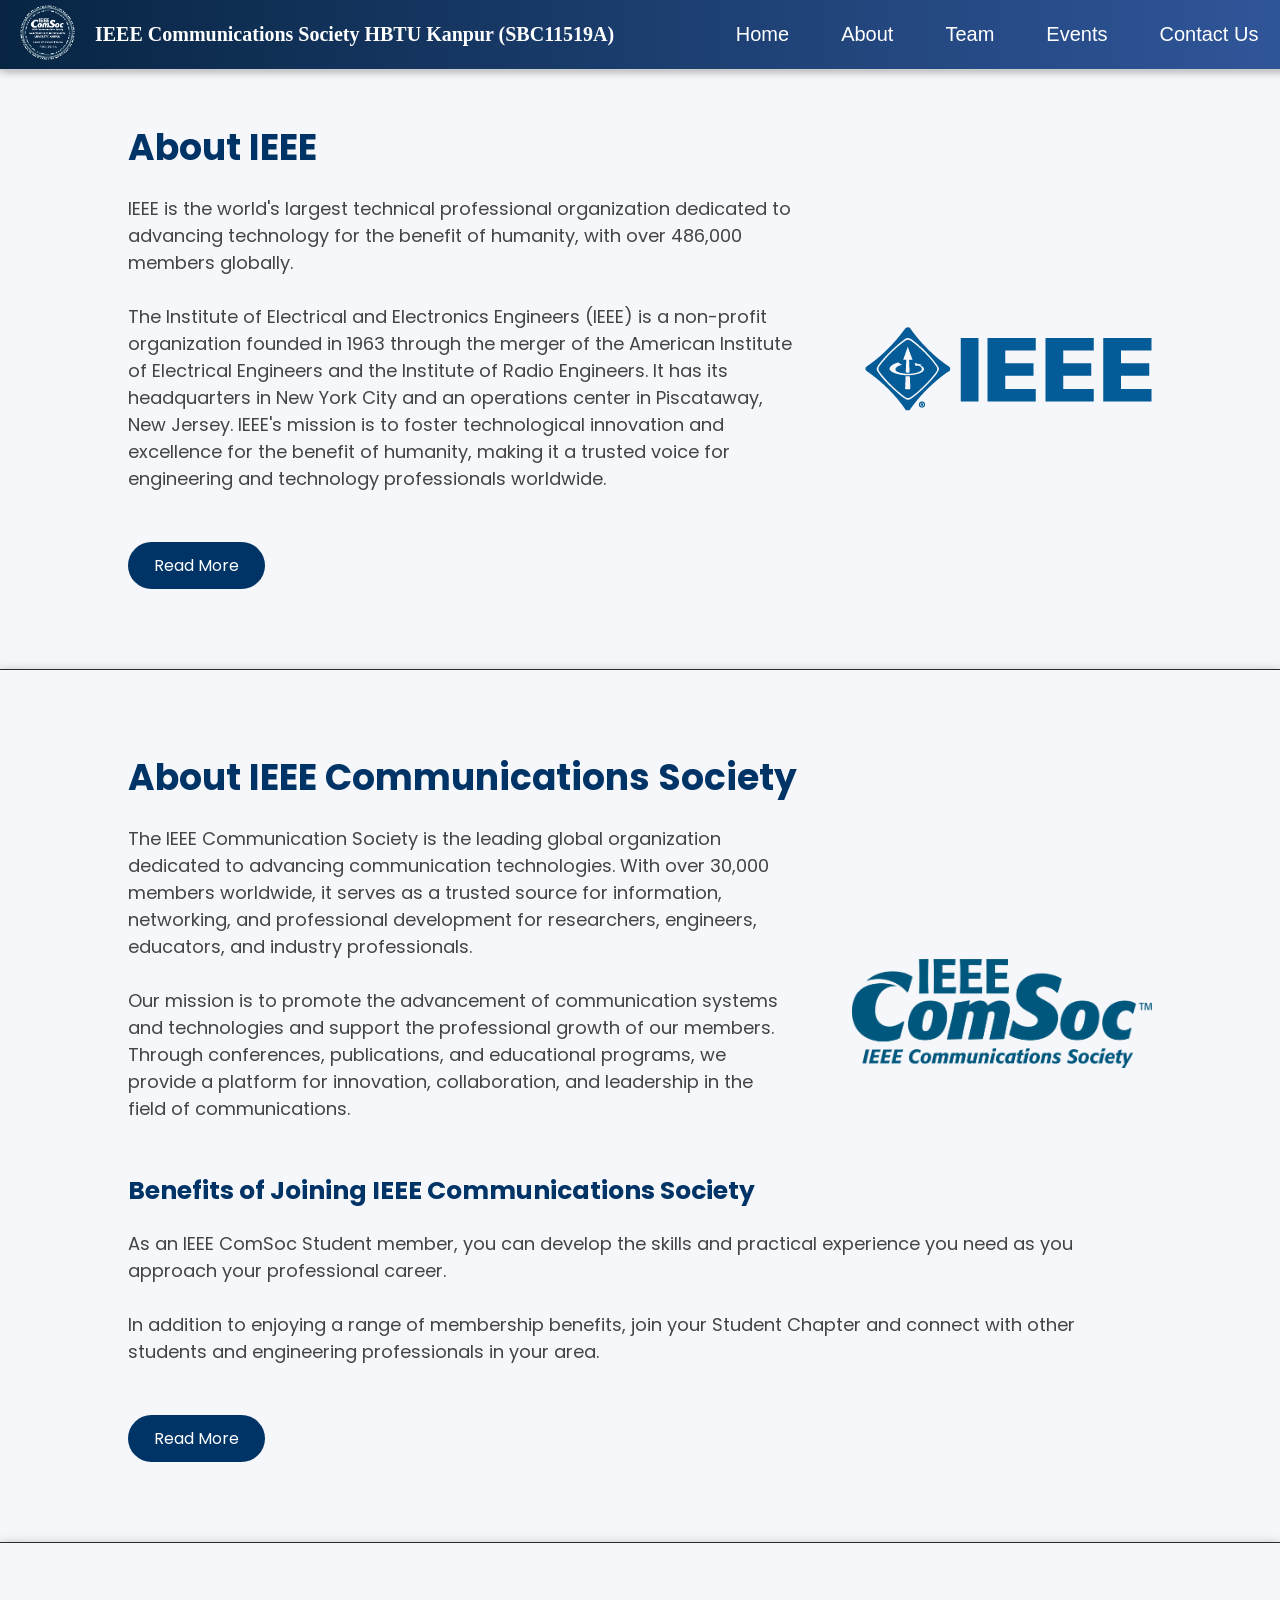
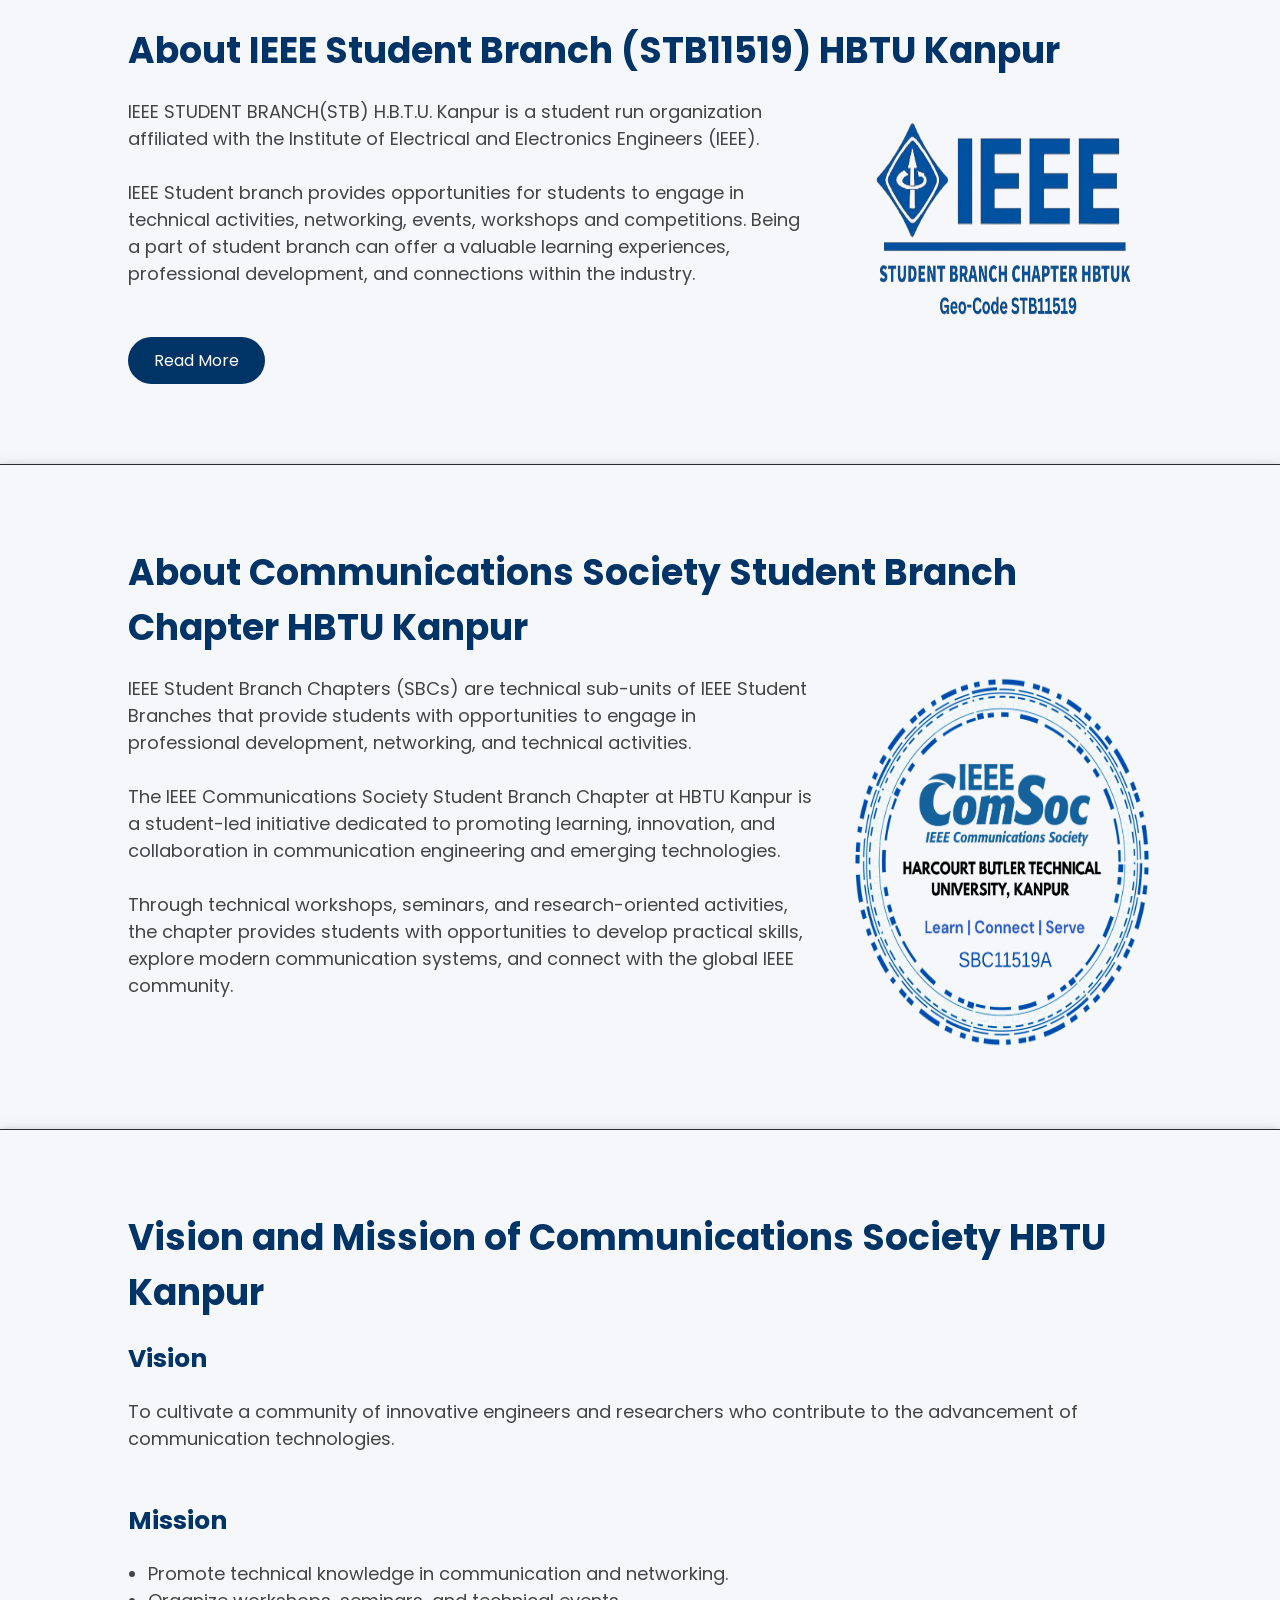
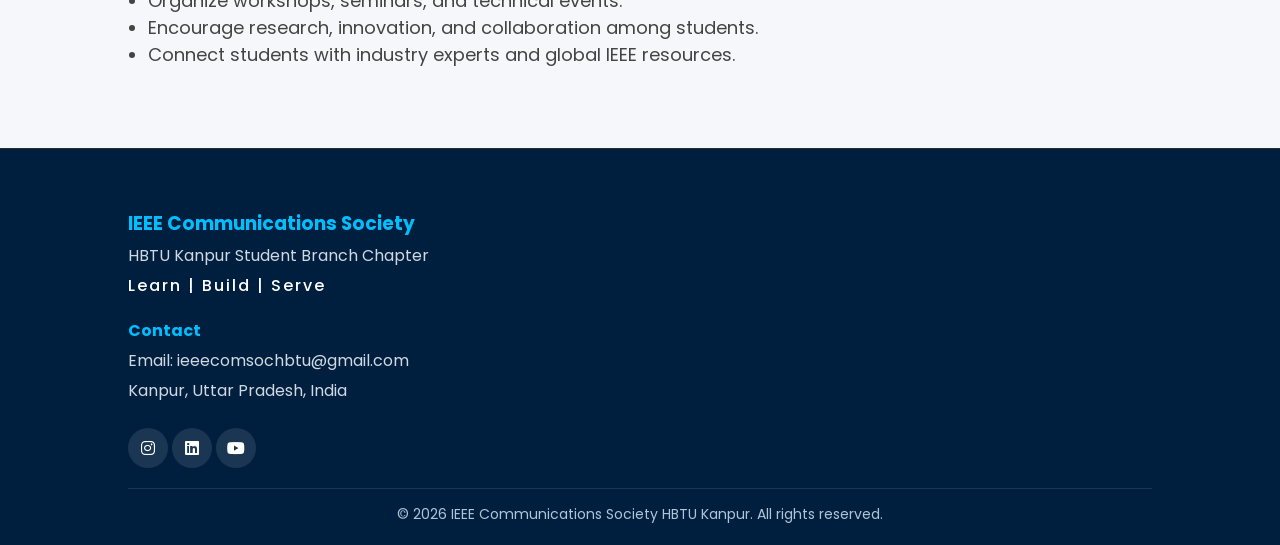
<file: about.html>
<!DOCTYPE html>
<html lang="en">
<head>
    <meta charset="UTF-8">
    <meta name="viewport" content="width=device-width, initial-scale=1.0">
    <title>IEEE ComSoc HBTU</title>
    <link rel="stylesheet" href="style.css">
    <link href="https://fonts.googleapis.com/css2?family=Poppins:wght@300;400;500;600;700&display=swap" rel="stylesheet">
    <link rel="stylesheet" href="https://cdnjs.cloudflare.com/ajax/libs/font-awesome/6.5.0/css/all.min.css">
    <link rel="stylesheet" href="about.css">
</head>
<body>
    <div class="navbar">
        <div class="left">
                <a href="index.html"><img class="logo" src="Copy of IEEE ComSoc Logo white.png" alt=""></a>
                <div class="namedesk">
                    IEEE Communications Society HBTU Kanpur (SBC11519A)
                </div>
                <div class="namemob">
                    IEEE ComSoc HBTU Kanpur
                </div>
        </div>
        <div class="nav-links">
            <Button class="navbtn" onclick="window.location.href='index.html'">
                Home
            </Button>
            <Button class="navbtn" onclick="window.location.href='about.html'">
                About
            </Button>
            <Button class="navbtn" onclick="window.location.href='team.html'">
                Team
            </Button>
            <Button class="navbtn" onclick="window.location.href='events.html'">
                Events
            </Button>
            <Button class="navbtn" id="journals" onclick="window.location.href='journals.html'">
                Journals
            </Button>
            <Button class="navbtn" id="gallery" onclick="window.location.href='gallery.html'">
                Gallery
            </Button>
            <Button class="navbtn" onclick="window.location.href='contactus.html'">
                Contact Us
            </Button>
        </div>
        <div class="hamburger" id="hamburger">
    ☰
  </div>
    </div>
    <section class="ieee-head">
        <h2>About IEEE</h2>
        <div class="abt">
            <p>IEEE is the world's largest technical professional organization dedicated to advancing technology for the benefit of humanity, with over 486,000 members globally. <br><br>
The Institute of Electrical and Electronics Engineers (IEEE) is a non-profit organization founded in 1963 through the merger of the American Institute of Electrical Engineers and the Institute of Radio Engineers. It has its headquarters in New York City and an operations center in Piscataway, New Jersey. IEEE's mission is to foster technological innovation and excellence for the benefit of humanity, making it a trusted voice for engineering and technology professionals worldwide.</p>

<img class="ieeemb" src="ieee mb blue.png" alt="">
        </div>
        <a href="https://www.ieee.org/about-ieee" class="about-aboutbtn">Read More</a>
    </section>
    <section class="ieee">
        <h2>About IEEE Communications Society</h2>
        <div class="abt">
            <p>The IEEE Communication Society is the leading global organization dedicated to advancing communication technologies. With over 30,000 members worldwide, it serves as a trusted source for information, networking, and professional development for researchers, engineers, educators, and industry professionals. <br><br> Our mission is to promote the advancement of communication systems and technologies and support the professional growth of our members. Through conferences, publications, and educational programs, we provide a platform for innovation, collaboration, and leadership in the field of communications.</p>
            <img class="comlog" src="ieee-comsoc.png" alt="">
        </div>
        <h4>Benefits of Joining IEEE Communications Society</h4>
        <div class="abt">
            <p>As an IEEE ComSoc Student member, you can develop the skills and practical experience you need as you approach your professional career. <br><br>In addition to enjoying a range of membership benefits, join your Student Chapter and connect with other students and engineering professionals in your area. </p>

        </div>
        <a href="https://www.comsoc.org/" class="about-aboutbtn">Read More</a>
    </section>
    <section class="ieee">
        <h2>About IEEE Student Branch (STB11519) HBTU Kanpur</h2>
        <div class="abtus">
            <p>IEEE STUDENT BRANCH(STB) H.B.T.U. Kanpur is a student run organization affiliated with the Institute of Electrical and Electronics Engineers (IEEE). <br><br>IEEE Student branch provides opportunities for students to engage in technical activities, networking, events, workshops and competitions. Being a part of student branch can offer a valuable learning experiences, professional development, and connections within the industry.
            </p>
            <img class="uslog" src="ieee stb logo.png" alt="">
        </div>
        <a href="https://sites.google.com/view/ieee-stb-hbtu" class="about-aboutbtn">Read More</a>
    </section>
    <section class="ieee">
        <h2>About Communications Society Student Branch Chapter HBTU Kanpur</h2>
        <div class="abtus">
            <p>IEEE Student Branch Chapters (SBCs) are technical sub-units of IEEE Student Branches that provide students with opportunities to engage in professional development, networking, and technical activities. <br><br>
                The IEEE Communications Society Student Branch Chapter at HBTU Kanpur is a student-led initiative dedicated to promoting learning, innovation, and collaboration in communication engineering and emerging technologies. <br><br>Through technical workshops, seminars, and research-oriented activities, the chapter provides students with opportunities to develop practical skills, explore modern communication systems, and connect with the global IEEE community.
            </p>
            <img class="uslog" src="Copy of IEEE ComSoc Logo blue.png" alt="">
        </div>
    </section>
    <section class="ieee">
        <h2>Vision and Mission of Communications Society HBTU Kanpur</h2>
            <h4>Vision</h4>
            <p>To cultivate a community of innovative engineers and researchers who contribute to the advancement of communication technologies.</p>
            <h4>Mission</h4>
            <ul>
                <li>Promote technical knowledge in communication and networking.</li>
                <li>Organize workshops, seminars, and technical events.</li>
                <li>Encourage research, innovation, and collaboration among students.</li>
                <li>Connect students with industry experts and global IEEE resources.</li>
            </ul>
    </section>
    <footer class="footer">
  <div class="footer-container">

    <!-- Left -->
    <div class="footer-about">
      <h3>IEEE Communications Society</h3>
      <p>HBTU Kanpur Student Branch Chapter</p>
      <span class="footer-slogan">Learn | Build | Serve</span>
    </div>
    <!-- Right -->
    <div class="footer-contact">
      <h4>Contact</h4>
      <p>Email: ieeecomsochbtu@gmail.com</p>
      <p>Kanpur, Uttar Pradesh, India</p>
    </div>
    <div class="social-links">
  <a href="https://www.instagram.com/ieee_comsoc_hbtu/" target="_blank">
    <i class="fab fa-instagram"></i>
  </a>
  <a href="https://www.linkedin.com/in/ieee-comsoc-hbtu-2842a23b4/" target="_blank">
    <i class="fab fa-linkedin"></i>
  </a>
  <a href="#" target="_blank">
    <i class="fab fa-youtube"></i>
  </a>
   </div>
  <div class="footer-bottom">
    © 2026 IEEE Communications Society HBTU Kanpur. All rights reserved.
  </div>
</div>
</footer>
    <script src="script.js"></script>
</body>
</html>
</file>
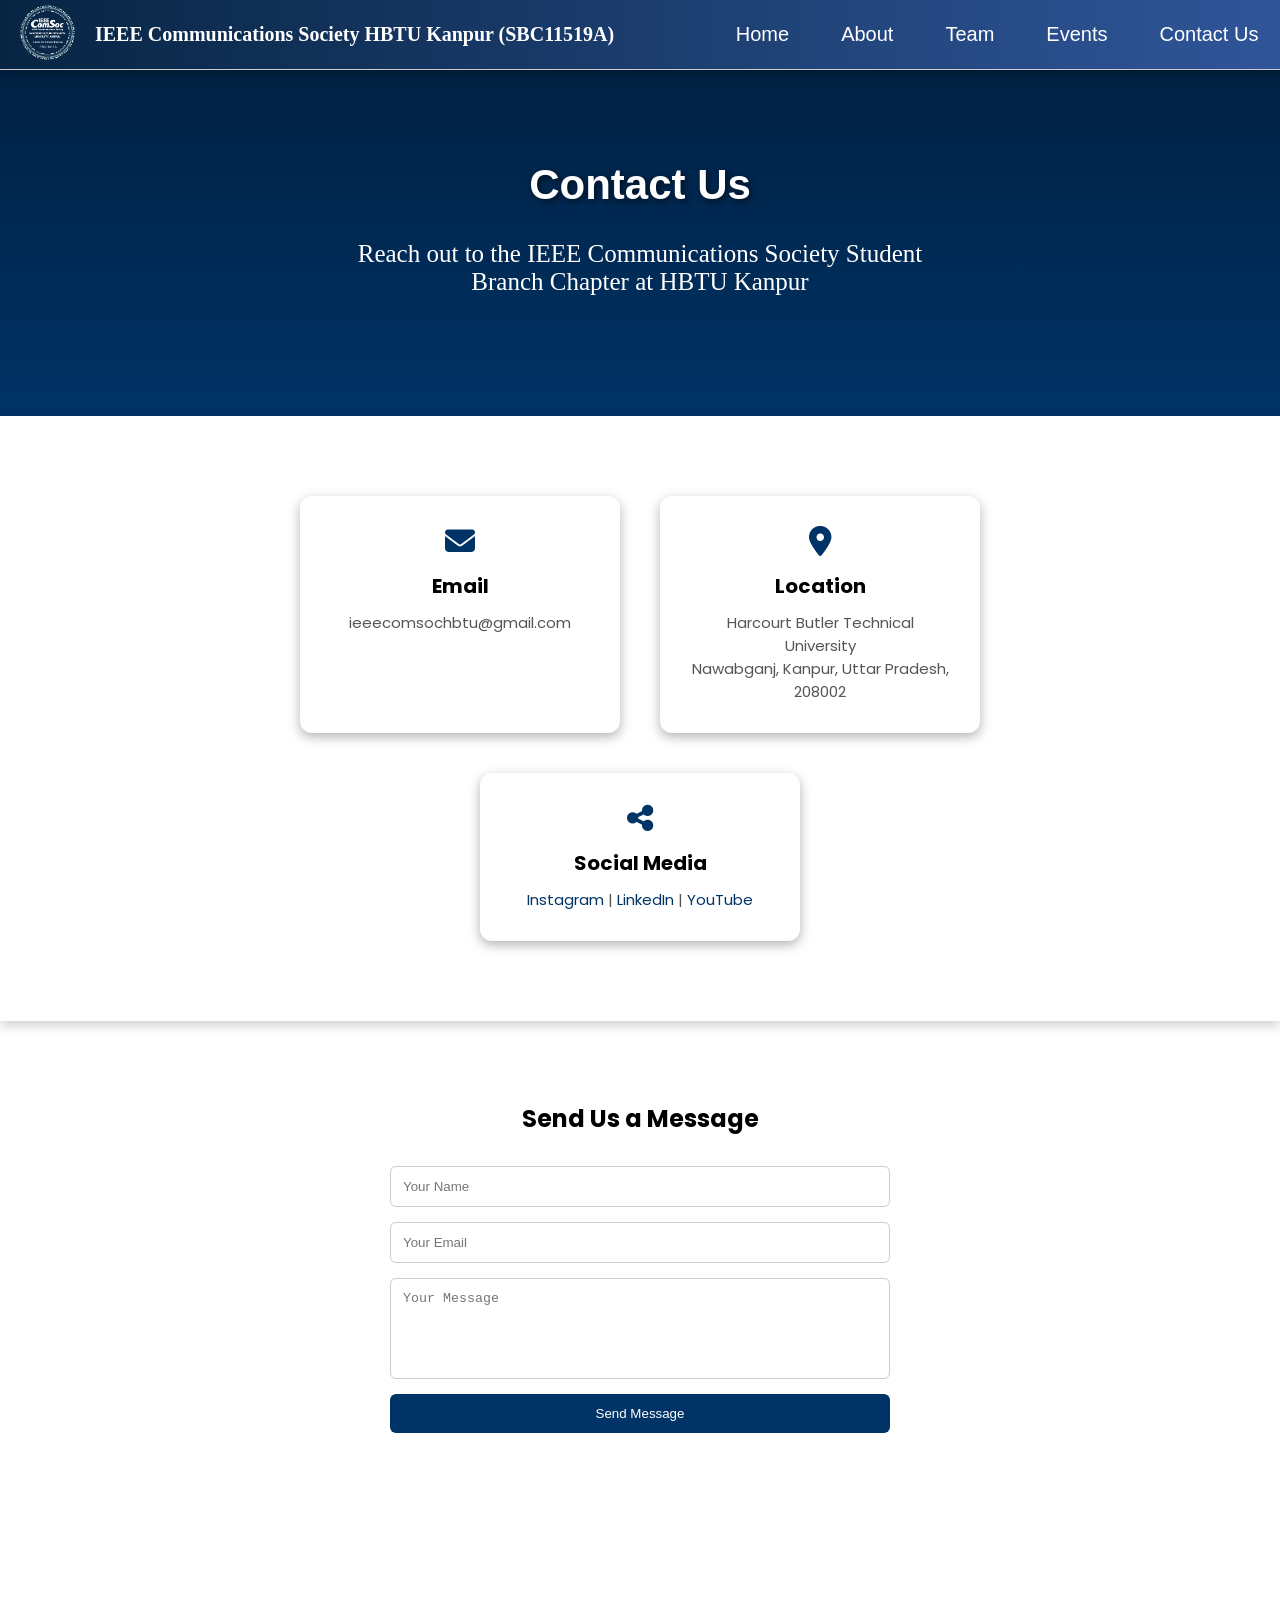
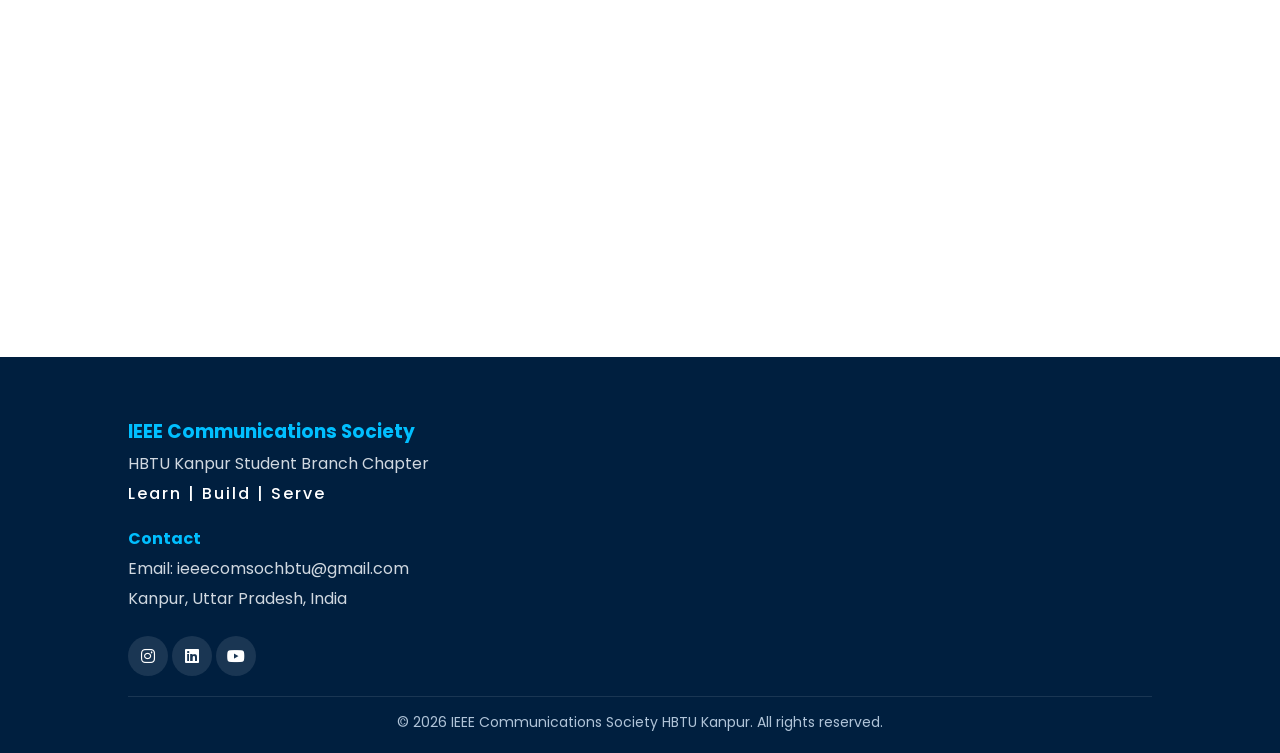
<file: contactus.html>
<!DOCTYPE html>
<html lang="en">
<head>
    <meta charset="UTF-8">
    <meta name="viewport" content="width=device-width, initial-scale=1.0">
    <title>IEEE ComSoc HBTU</title>
    <link rel="stylesheet" href="style.css">
    <link href="https://fonts.googleapis.com/css2?family=Poppins:wght@300;400;500;600;700&display=swap" rel="stylesheet">
    <link rel="stylesheet" href="https://cdnjs.cloudflare.com/ajax/libs/font-awesome/6.5.0/css/all.min.css">
    <link rel="stylesheet" href="contactus.css">
</head>
<body>
    <div class="navbar">
        <div class="left">
                <a href="index.html"><img class="logo" src="Copy of IEEE ComSoc Logo white.png" alt=""></a>
                <div class="namedesk">
                    IEEE Communications Society HBTU Kanpur (SBC11519A)
                </div>
                <div class="namemob">
                    IEEE ComSoc HBTU Kanpur
                </div>
        </div>
        <div class="nav-links">
            <Button class="navbtn" onclick="window.location.href='index.html'">
                Home
            </Button>
            <Button class="navbtn" onclick="window.location.href='about.html'">
                About
            </Button>
            <Button class="navbtn" onclick="window.location.href='team.html'">
                Team
            </Button>
            <Button class="navbtn" onclick="window.location.href='events.html'">
                Events
            </Button>
            <Button class="navbtn" id="journals" onclick="window.location.href='journals.html'">
                Journals
            </Button>
            <Button class="navbtn" id="gallery" onclick="window.location.href='gallery.html'">
                Gallery
            </Button>
            <Button class="navbtn" onclick="window.location.href='contactus.html'">
                Contact Us
            </Button>
        </div>
        <div class="hamburger" id="hamburger">
    ☰
  </div>
    </div>

<section class="contact-hero">

<h1>Contact Us</h1>

<p>Reach out to the IEEE Communications Society Student Branch Chapter at HBTU Kanpur</p>

</section>



<section class="contact-info">

<div class="contact-card">

<i class="fa-solid fa-envelope"></i>

<h3>Email</h3>

<p>ieeecomsochbtu@gmail.com</p>

</div>


<div class="contact-card">

<i class="fa-solid fa-location-dot"></i>

<h3>Location</h3>

<p>Harcourt Butler Technical University<br>
Nawabganj, Kanpur, Uttar Pradesh, 208002</p>

</div>


<div class="contact-card">

<i class="fa-solid fa-share-nodes"></i>

<h3>Social Media</h3>

<p>

<a href="https://www.instagram.com/ieee_comsoc_hbtu/">Instagram</a> |
<a href="https://www.linkedin.com/in/ieee-comsoc-hbtu-2842a23b4/">LinkedIn</a> |
<a href="#">YouTube</a>

</p>

</div>

</section>

<section class="contact-form">

<h2>Send Us a Message</h2>

<form action="https://formspree.io/f/xreanype" method="POST">

<input type="text" placeholder="Your Name" required>

<input type="email" placeholder="Your Email" required>

<textarea rows="5" placeholder="Your Message"></textarea>

<button type="submit">Send Message</button>

</form>

</section>


<!-- MAP -->

<section class="map-section">

<iframe 
src="https://www.google.com/maps?q=HBTU%20Kanpur&output=embed"
width="100%" 
height="400"
style="border:0;"
allowfullscreen=""
loading="lazy">
</iframe>
<footer class="footer">
  <div class="footer-container">

    <!-- Left -->
    <div class="footer-about">
      <h3>IEEE Communications Society</h3>
      <p>HBTU Kanpur Student Branch Chapter</p>
      <span class="footer-slogan">Learn | Build | Serve</span>
    </div>
    <!-- Right -->
    <div class="footer-contact">
      <h4>Contact</h4>
      <p>Email: ieeecomsochbtu@gmail.com</p>
      <p>Kanpur, Uttar Pradesh, India</p>
    </div>
    <div class="social-links">
  <a href="https://www.instagram.com/ieee_comsoc_hbtu/" target="_blank">
    <i class="fab fa-instagram"></i>
  </a>
  <a href="https://www.linkedin.com/in/ieee-comsoc-hbtu-2842a23b4/" target="_blank">
    <i class="fab fa-linkedin"></i>
  </a>
  <a href="#" target="_blank">
    <i class="fab fa-youtube"></i>
  </a>
   </div>
  <div class="footer-bottom">
    © 2026 IEEE Communications Society HBTU Kanpur. All rights reserved.
  </div>
</div>
</footer>
</section>
    <script src="script.js"></script>
</body>
</html>
</file>
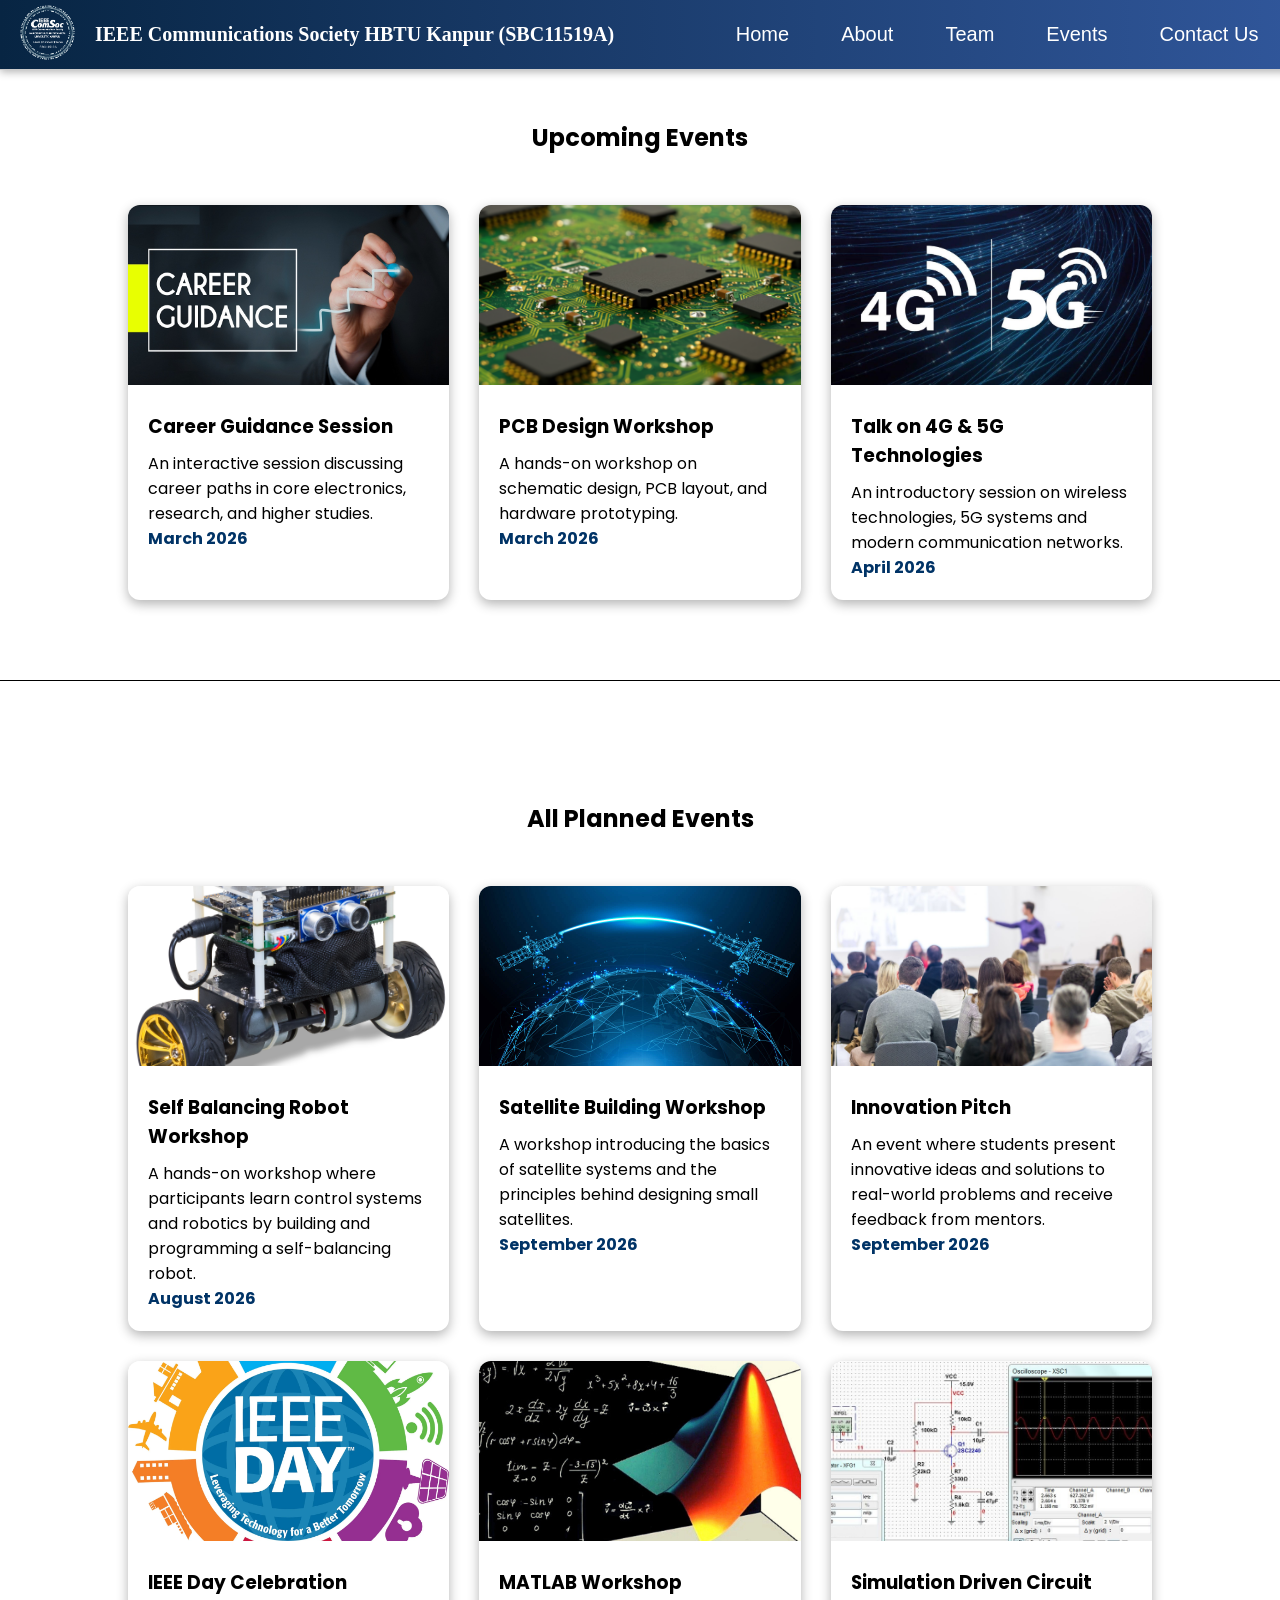
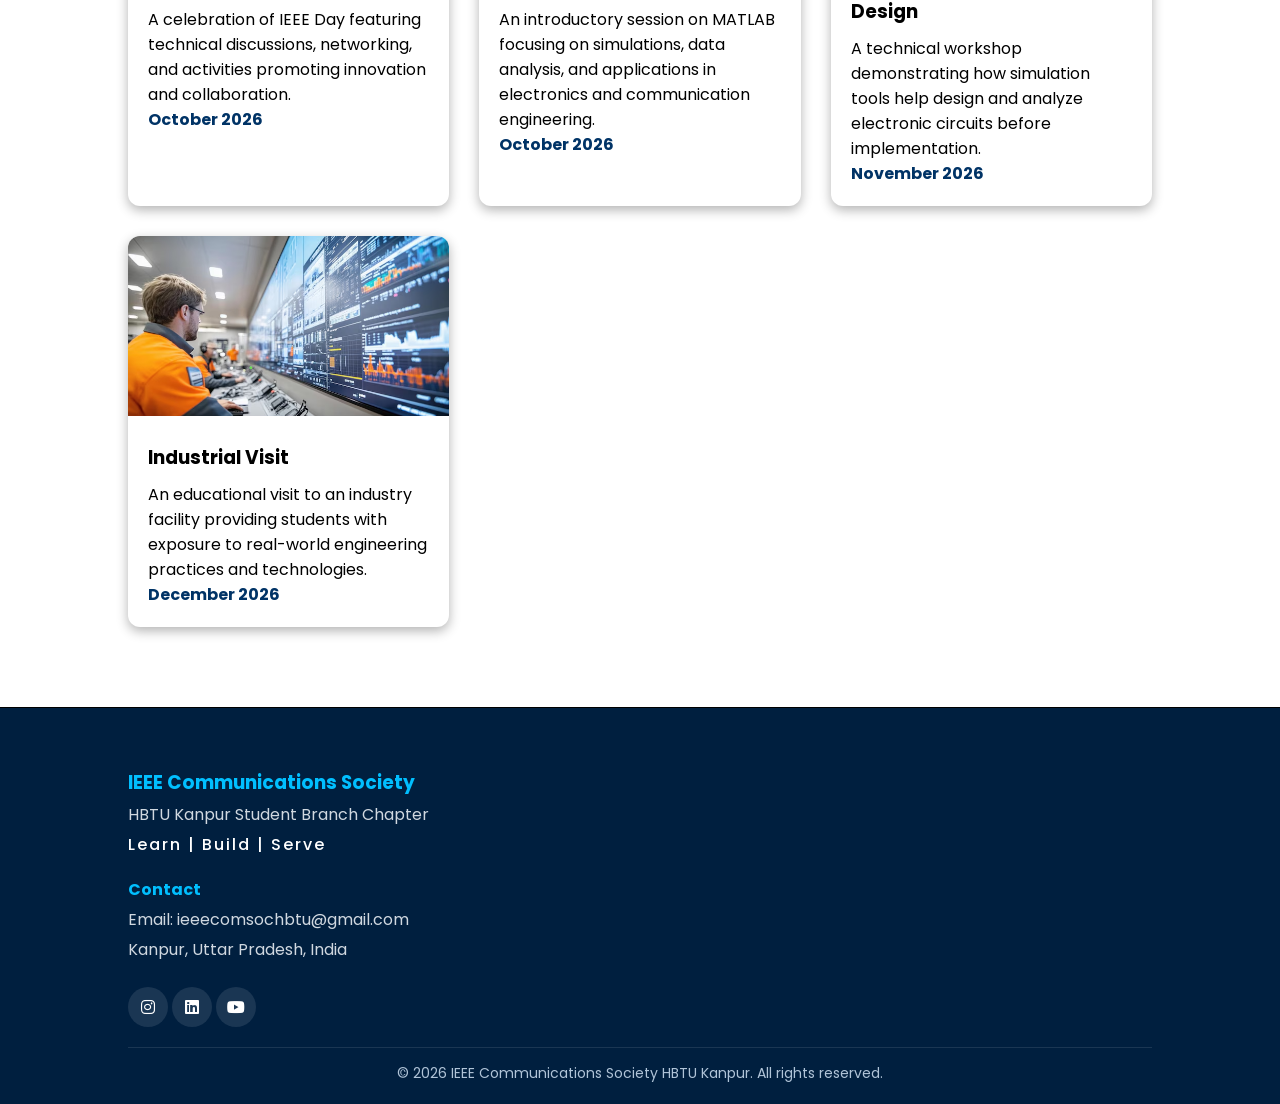
<file: events.html>
<!DOCTYPE html>
<html lang="en">
<head>
    <meta charset="UTF-8">
    <meta name="viewport" content="width=device-width, initial-scale=1.0">
    <title>IEEE ComSoc HBTU</title>
    <link rel="stylesheet" href="style.css">
    <link href="https://fonts.googleapis.com/css2?family=Poppins:wght@300;400;500;600;700&display=swap" rel="stylesheet">
    <link rel="stylesheet" href="https://cdnjs.cloudflare.com/ajax/libs/font-awesome/6.5.0/css/all.min.css">
    <link rel="stylesheet" href="events.css">
</head>
<body>
    <div class="navbar">
        <div class="left">
                <a href="index.html"><img class="logo" src="Copy of IEEE ComSoc Logo white.png" alt=""></a>
                <div class="namedesk">
                    IEEE Communications Society HBTU Kanpur (SBC11519A)
                </div>
                <div class="namemob">
                    IEEE ComSoc HBTU Kanpur
                </div>
        </div>
        <div class="nav-links">
            <Button class="navbtn" onclick="window.location.href='index.html'">
                Home
            </Button>
            <Button class="navbtn" onclick="window.location.href='about.html'">
                About
            </Button>
            <Button class="navbtn" onclick="window.location.href='team.html'">
                Team
            </Button>
            <Button class="navbtn" onclick="window.location.href='events.html'">
                Events
            </Button>
            <Button class="navbtn" id="journals" onclick="window.location.href='journals.html'">
                Journals
            </Button>
            <Button class="navbtn" id="gallery" onclick="window.location.href='gallery.html'">
                Gallery
            </Button>
            <Button class="navbtn" onclick="window.location.href='contactus.html'">
                Contact Us
            </Button>
        </div>
        <div class="hamburger" id="hamburger">
    ☰
  </div>
    </div>
    <section class="events-section">

<h2>Upcoming Events</h2>

<div class="events-grid">

<div class="event-card">

<img src="career guidance.jpg">

<div class="event-content">

<h3>Career Guidance Session</h3>

<p>An interactive session discussing career paths in core electronics, research, and higher studies.</p>

<span class="event-date">March 2026</span>

</div>

</div>


<div class="event-card">

<img src="pcb design.jpg">

<div class="event-content">

<h3>PCB Design Workshop</h3>

<p>A hands-on workshop on schematic design, PCB layout, and hardware prototyping.</p>

<span class="event-date">March 2026</span>

</div>

</div>


<div class="event-card">

<img src="4g 5g.jpg">

<div class="event-content">

<h3>Talk on 4G & 5G Technologies</h3>

<p>An introductory session on wireless technologies, 5G systems and modern communication networks.</p>

<span class="event-date">April 2026</span>

</div>

</div>

</div>

</section>

<section class="events-section">

<h2>All Planned Events</h2>

<div class="events-grid">

<div class="event-card">

<img src="self brw.jpg">

<div class="event-content">

<h3>Self Balancing Robot Workshop</h3>

<p>A hands-on workshop where participants learn control systems and robotics by building and programming a self-balancing robot.</p>

<span class="event-date">August 2026</span>

</div>

</div>


<div class="event-card">

<img src="sat b w.jpg">

<div class="event-content">

<h3>Satellite Building Workshop</h3>

<p>A workshop introducing the basics of satellite systems and the principles behind designing small satellites.</p>

<span class="event-date">September 2026</span>

</div>

</div>


<div class="event-card">

<img src="inn pt.jpg">

<div class="event-content">

<h3>Innovation Pitch</h3>

<p>An event where students present innovative ideas and solutions to real-world problems and receive feedback from mentors.</p>

<span class="event-date">September 2026</span>

</div>

</div>
<div class="event-card">

<img src="ieee-day-logo.jpg">

<div class="event-content">

<h3>IEEE Day Celebration</h3>

<p>A celebration of IEEE Day featuring technical discussions, networking, and activities promoting innovation and collaboration.</p>

<span class="event-date">October 2026</span>

</div>

</div>
<div class="event-card">

<img src="matlab.jpg">

<div class="event-content">

<h3>MATLAB Workshop</h3>

<p>An introductory session on MATLAB focusing on simulations, data analysis, and applications in electronics and communication engineering.</p>

<span class="event-date">October 2026</span>

</div>

</div>
<div class="event-card">

<img src="simdcd.jpg">

<div class="event-content">

<h3>Simulation Driven Circuit Design</h3>

<p>A technical workshop demonstrating how simulation tools help design and analyze electronic circuits before implementation.</p>

<span class="event-date">November 2026</span>

</div>

</div>
<div class="event-card">

<img src="inds.jpg">

<div class="event-content">

<h3>Industrial Visit</h3>

<p>An educational visit to an industry facility providing students with exposure to real-world engineering practices and technologies.</p>

<span class="event-date">December 2026</span>

</div>

</div>

</div>

</section>
<footer class="footer">
  <div class="footer-container">

    <!-- Left -->
    <div class="footer-about">
      <h3>IEEE Communications Society</h3>
      <p>HBTU Kanpur Student Branch Chapter</p>
      <span class="footer-slogan">Learn | Build | Serve</span>
    </div>
    <!-- Right -->
    <div class="footer-contact">
      <h4>Contact</h4>
      <p>Email: ieeecomsochbtu@gmail.com</p>
      <p>Kanpur, Uttar Pradesh, India</p>
    </div>
    <div class="social-links">
  <a href="https://www.instagram.com/ieee_comsoc_hbtu/" target="_blank">
    <i class="fab fa-instagram"></i>
  </a>
  <a href="https://www.linkedin.com/in/ieee-comsoc-hbtu-2842a23b4/" target="_blank">
    <i class="fab fa-linkedin"></i>
  </a>
  <a href="#" target="_blank">
    <i class="fab fa-youtube"></i>
  </a>
   </div>
  <div class="footer-bottom">
    © 2026 IEEE Communications Society HBTU Kanpur. All rights reserved.
  </div>
</div>
</footer>

    <script src="script.js"></script>
</body>
</html>
</file>
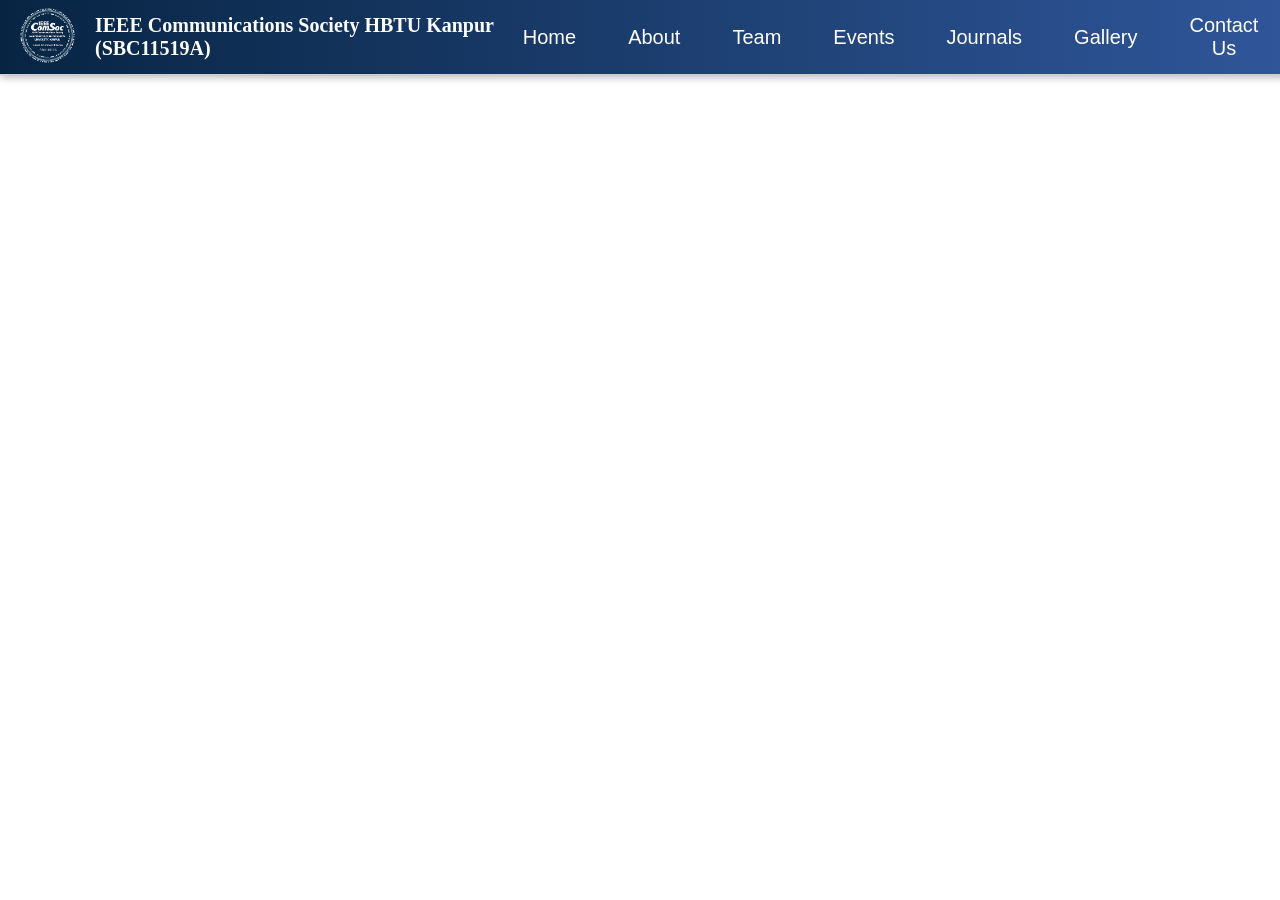
<file: gallery.html>
<!DOCTYPE html>
<html lang="en">
<head>
    <meta charset="UTF-8">
    <meta name="viewport" content="width=device-width, initial-scale=1.0">
    <title>IEEE ComSoc HBTU</title>
    <link rel="stylesheet" href="style.css">
    <link href="https://fonts.googleapis.com/css2?family=Poppins:wght@300;400;500;600;700&display=swap" rel="stylesheet">
    <link rel="stylesheet" href="https://cdnjs.cloudflare.com/ajax/libs/font-awesome/6.5.0/css/all.min.css">
</head>
<body>
    <div class="navbar">
        <div class="left">
                <a href="index.html"><img class="logo" src="Copy of IEEE ComSoc Logo white.png" alt=""></a>
                <div class="namedesk">
                    IEEE Communications Society HBTU Kanpur (SBC11519A)
                </div>
                <div class="namemob">
                    IEEE ComSoc HBTU Kanpur
                </div>
        </div>
        <div class="nav-links">
            <Button class="navbtn" onclick="window.location.href='index.html'">
                Home
            </Button>
            <Button class="navbtn" onclick="window.location.href='about.html'">
                About
            </Button>
            <Button class="navbtn" onclick="window.location.href='team.html'">
                Team
            </Button>
            <Button class="navbtn" onclick="window.location.href='events.html'">
                Events
            </Button>
            <Button class="navbtn" onclick="window.location.href='journals.html'">
                Journals
            </Button>
            <Button class="navbtn" onclick="window.location.href='gallery.html'">
                Gallery
            </Button>
            <Button class="navbtn" onclick="window.location.href='contactus.html'">
                Contact Us
            </Button>
        </div>
        <div class="hamburger" id="hamburger">
    ☰
  </div>
    </div>
    <script src="script.js"></script>
</body>
</html>
</file>
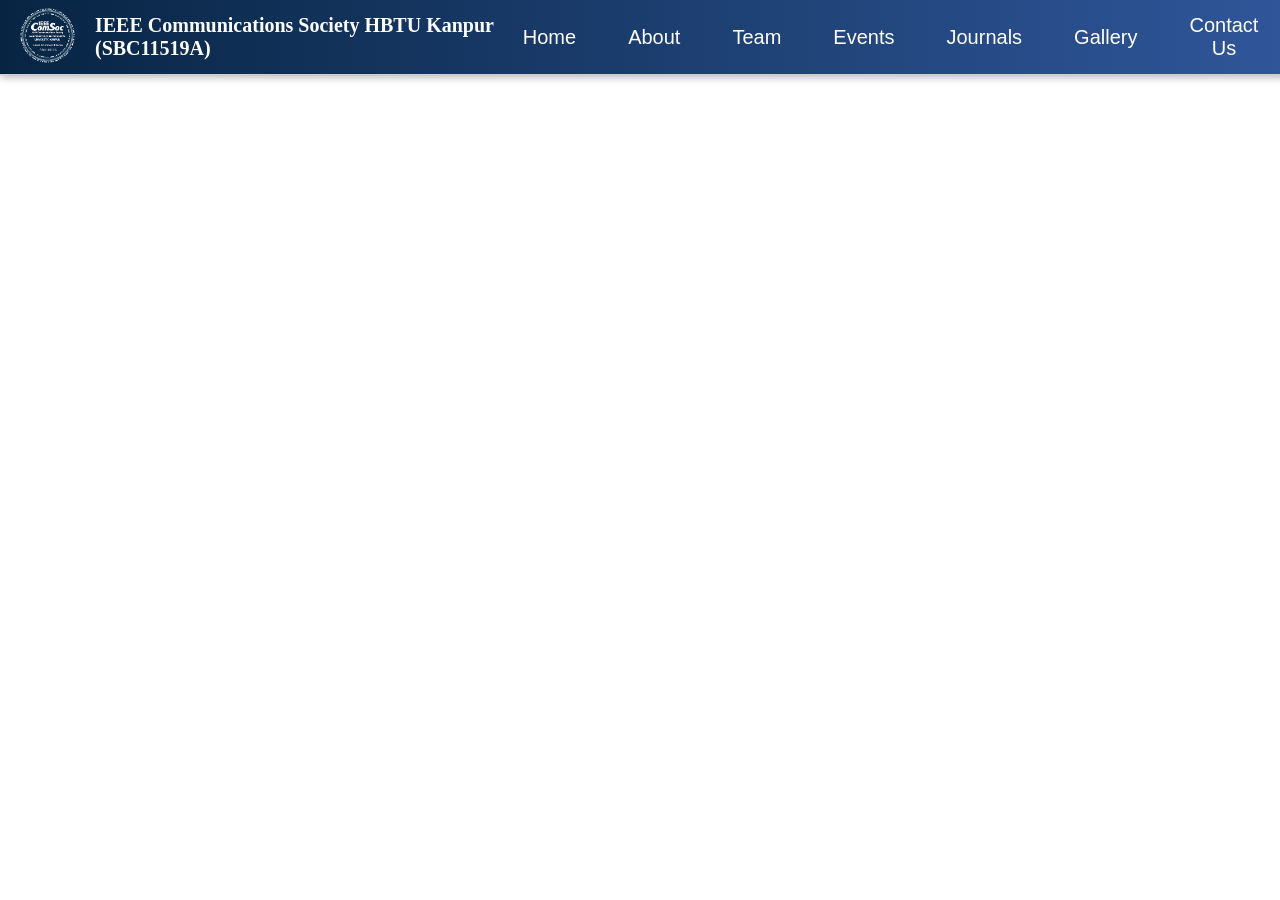
<file: journals.html>
<!DOCTYPE html>
<html lang="en">
<head>
    <meta charset="UTF-8">
    <meta name="viewport" content="width=device-width, initial-scale=1.0">
    <title>Document</title>
    <link rel="stylesheet" href="style.css">
    <link href="https://fonts.googleapis.com/css2?family=Poppins:wght@300;400;500;600;700&display=swap" rel="stylesheet">
    <link rel="stylesheet" href="https://cdnjs.cloudflare.com/ajax/libs/font-awesome/6.5.0/css/all.min.css">
</head>
<body>
    <div class="navbar">
        <div class="left">
                <a href="index.html"><img class="logo" src="Copy of IEEE ComSoc Logo white.png" alt=""></a>
                <div class="namedesk">
                    IEEE Communications Society HBTU Kanpur (SBC11519A)
                </div>
                <div class="namemob">
                    IEEE ComSoc HBTU Kanpur
                </div>
        </div>
        <div class="nav-links">
            <Button class="navbtn" onclick="window.location.href='index.html'">
                Home
            </Button>
            <Button class="navbtn" onclick="window.location.href='about.html'">
                About
            </Button>
            <Button class="navbtn" onclick="window.location.href='team.html'">
                Team
            </Button>
            <Button class="navbtn" onclick="window.location.href='events.html'">
                Events
            </Button>
            <Button class="navbtn" onclick="window.location.href='journals.html'">
                Journals
            </Button>
            <Button class="navbtn" onclick="window.location.href='gallery.html'">
                Gallery
            </Button>
            <Button class="navbtn" onclick="window.location.href='contactus.html'">
                Contact Us
            </Button>
        </div>
        <div class="hamburger" id="hamburger">
    ☰
  </div>
    </div>
    <script src="script.js"></script>
</body>
</html>
</file>
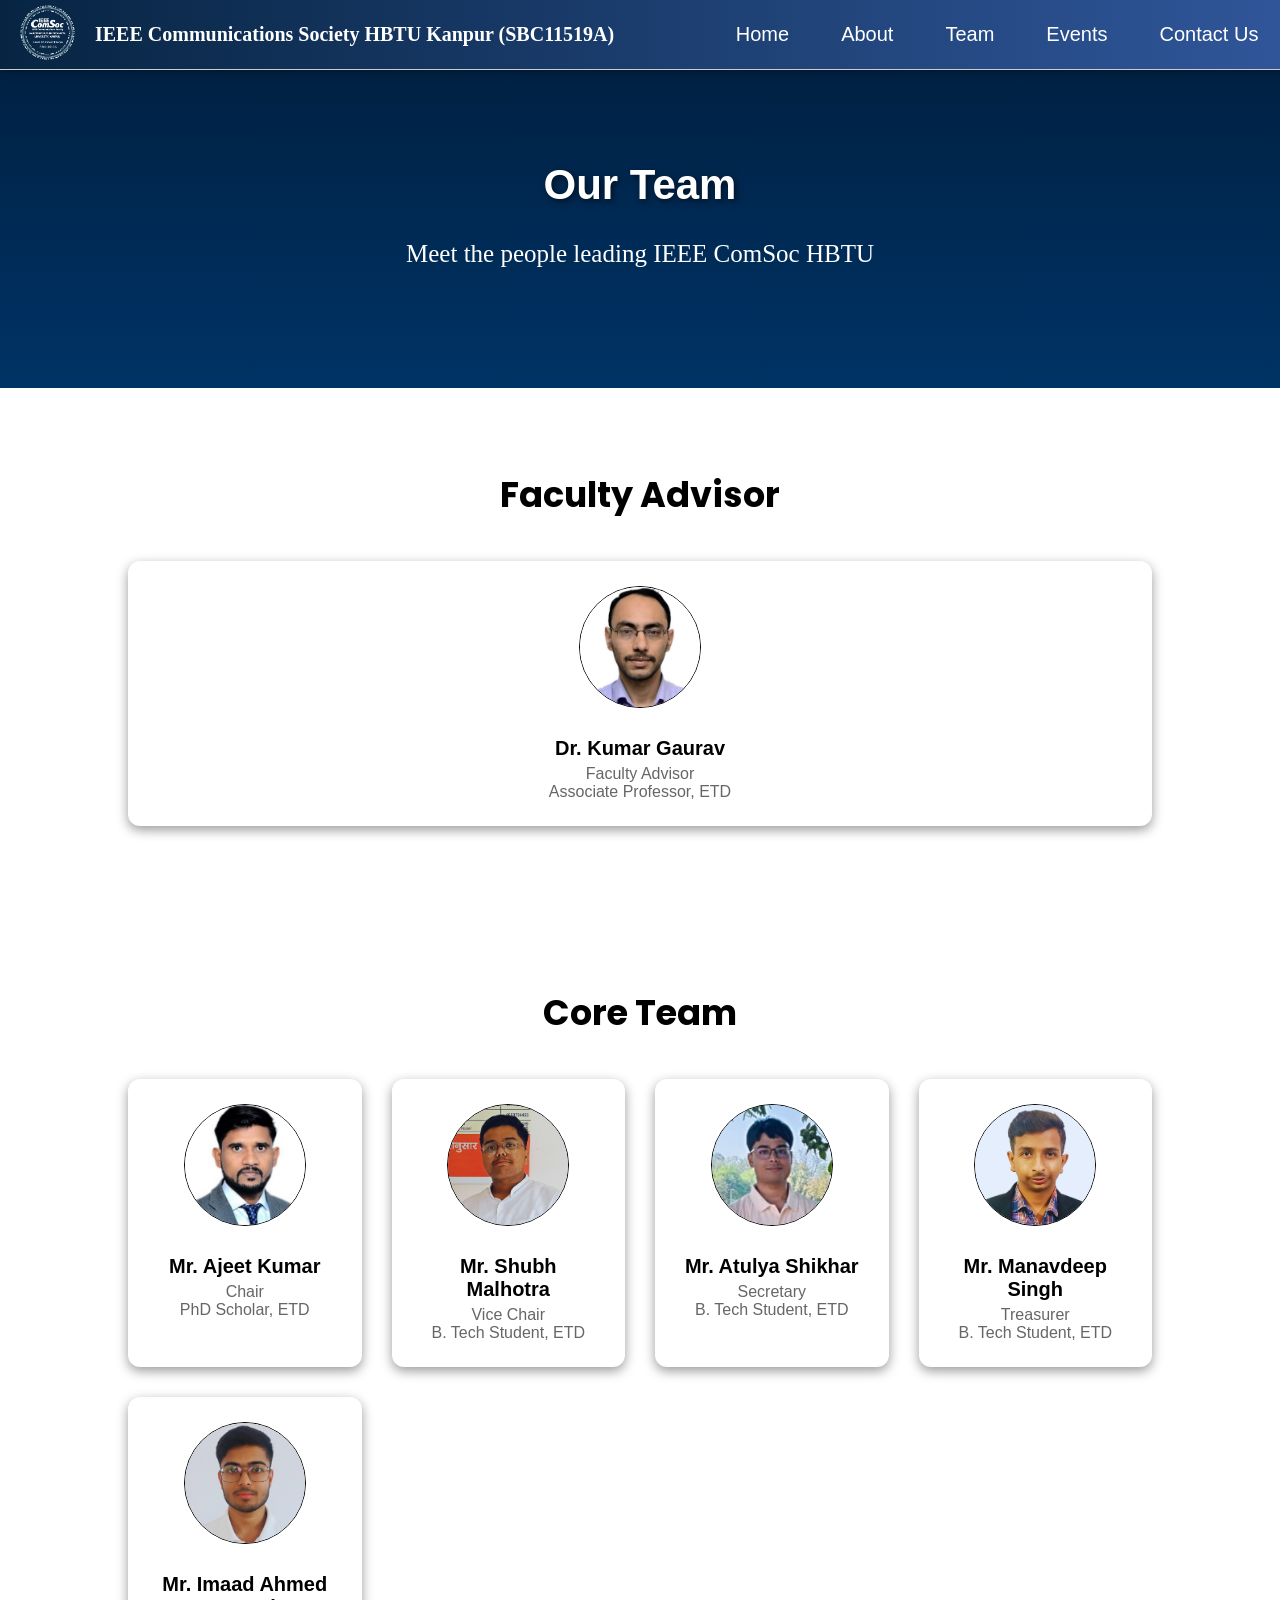
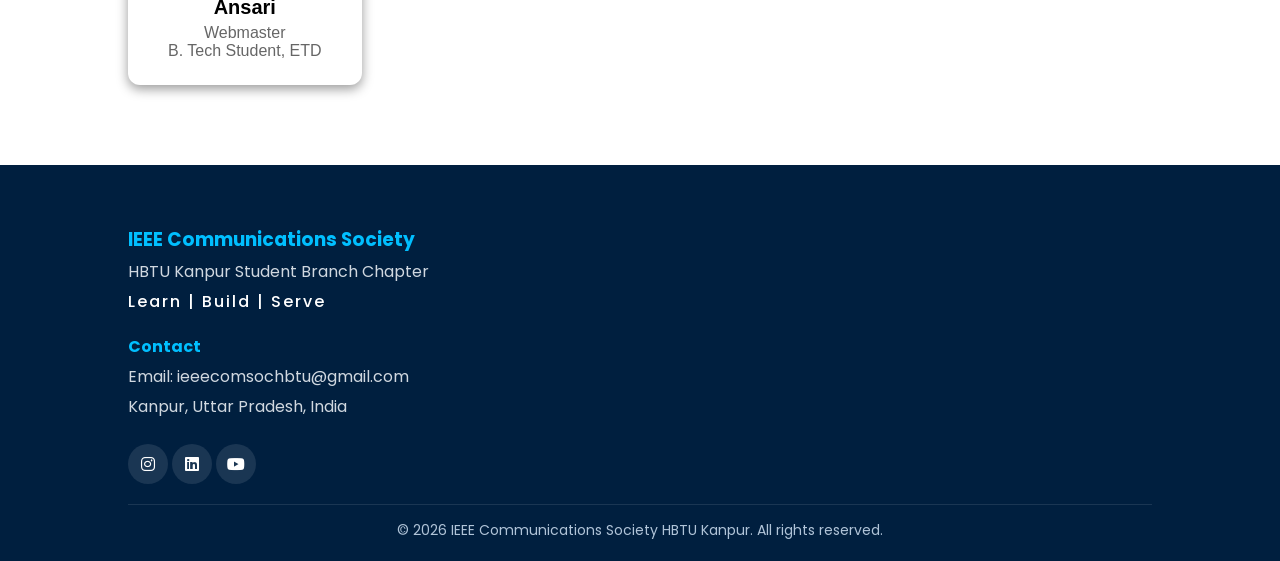
<file: team.html>
<!DOCTYPE html>
<html lang="en">
<head>
    <meta charset="UTF-8">
    <meta name="viewport" content="width=device-width, initial-scale=1.0">
    <title>Team | IEEE ComSoc HBTU</title>
    <link rel="stylesheet" href="style.css">
    <link href="https://fonts.googleapis.com/css2?family=Poppins:wght@300;400;500;600;700&display=swap" rel="stylesheet">
    <link rel="stylesheet" href="https://cdnjs.cloudflare.com/ajax/libs/font-awesome/6.5.0/css/all.min.css">
    <link rel="stylesheet" href="team.css">
</head>
<body>
    <div class="navbar">
        <div class="left">
                <a href="index.html"><img class="logo" src="Copy of IEEE ComSoc Logo white.png" alt=""></a>
                <div class="namedesk">
                    IEEE Communications Society HBTU Kanpur (SBC11519A)
                </div>
                <div class="namemob">
                    IEEE ComSoc HBTU Kanpur
                </div>
        </div>
        <div class="nav-links">
            <Button class="navbtn" onclick="window.location.href='index.html'">
                Home
            </Button>
            <Button class="navbtn" onclick="window.location.href='about.html'">
                About
            </Button>
            <Button class="navbtn" onclick="window.location.href='team.html'">
                Team
            </Button>
            <Button class="navbtn" onclick="window.location.href='events.html'">
                Events
            </Button>
            <Button class="navbtn" id="journals" onclick="window.location.href='journals.html'">
                Journals
            </Button>
            <Button class="navbtn" id="gallery" onclick="window.location.href='gallery.html'">
                Gallery
            </Button>
            <Button class="navbtn" onclick="window.location.href='contactus.html'">
                Contact Us
            </Button>
        </div>
        <div class="hamburger" id="hamburger">
    ☰
  </div>
    </div>
    <section class="page-hero">

<h1>Our Team</h1>

<p>Meet the people leading IEEE ComSoc HBTU</p>
    </section>
<section class="team-section">
  <h2>Faculty Advisor</h2>

  <div class="team-grid">

    <div class="team-card">
      <img src="kg sir.png" alt="Faculty Advisor">
      <h3>Dr. Kumar Gaurav</h3>
      <p>Faculty Advisor</p>
      <p>Associate Professor, ETD</p>
    </div>

  </div>
</section>
<section class="team-section">
  <h2>Core Team</h2>

  <div class="team-grid">

    <div class="team-card">
      <img src="ajeet sir.png" alt="Chair">
      <h3>Mr. Ajeet Kumar</h3>
      <p>Chair</p>
      <p>PhD Scholar, ETD</p>
    </div>

    <div class="team-card">
      <img src="shubh.png" alt="Vice Chair">
      <h3>Mr. Shubh Malhotra</h3>
      <p>Vice Chair</p>
      <p>B. Tech Student, ETD</p>
    </div>

    <div class="team-card">
      <img src="atulya.png" alt="Secretary">
      <h3>Mr. Atulya Shikhar</h3>
      <p>Secretary</p>
      <p>B. Tech Student, ETD</p>
    </div>

    <div class="team-card">
      <img src="manavdeep.png" alt="Technical Lead">
      <h3>Mr. Manavdeep Singh</h3>
      <p>Treasurer</p>
      <p>B. Tech Student, ETD</p>
    </div>
    <div class="team-card">
      <img src="imaad.png" alt="Technical Lead">
      <h3>Mr. Imaad Ahmed Ansari</h3>
      <p>Webmaster</p>
      <p>B. Tech Student, ETD</p>
    </div>

  </div>
</section>
<footer class="footer">
  <div class="footer-container">

    <!-- Left -->
    <div class="footer-about">
      <h3>IEEE Communications Society</h3>
      <p>HBTU Kanpur Student Branch Chapter</p>
      <span class="footer-slogan">Learn | Build | Serve</span>
    </div>
    <!-- Right -->
    <div class="footer-contact">
      <h4>Contact</h4>
      <p>Email: ieeecomsochbtu@gmail.com</p>
      <p>Kanpur, Uttar Pradesh, India</p>
    </div>
    <div class="social-links">
  <a href="https://www.instagram.com/ieee_comsoc_hbtu/" target="_blank">
    <i class="fab fa-instagram"></i>
  </a>
  <a href="https://www.linkedin.com/in/ieee-comsoc-hbtu-2842a23b4/" target="_blank">
    <i class="fab fa-linkedin"></i>
  </a>
  <a href="#" target="_blank">
    <i class="fab fa-youtube"></i>
  </a>
   </div>
  <div class="footer-bottom">
    © 2026 IEEE Communications Society HBTU Kanpur. All rights reserved.
  </div>
</div>
</footer>
    <script src="script.js"></script>
</body>
</html>
</file>
<file: style.css>
*{
    margin: 0;
    padding: 0;
}
html, body {
  overflow-x: hidden;
}
#journals, #gallery{
  display: none;
}
.navbar{
  top: 0;
  z-index: 10000;
  width: 98%;
  position: fixed;
    display: flex;
    align-items: center;
    justify-content: space-between;
    padding: 5px 20px;
    background: linear-gradient(90deg,#072543, #30569a);
    box-shadow: 0 2px 8px rgba(0,0,0,0.3);
    border-bottom: 1px solid rgb(204, 204, 204);
}
.logo{
    width: 55px;
}
.namedesk{
    font-size: 20px;
    font-family: Cambria, Cochin, Georgia, Times, 'Times New Roman', serif;
    color: #ffffff;
    font-weight: 900;
}
.left{
    display: flex;
    align-items: center;
    column-gap: 20px;
}
.nav-links{
    display: flex;
    align-items: center;
    column-gap: 20px;
}
.navbtn{
    border: 1px solid transparent;
    background-color: transparent;
    font-size: 20px;
    color: white;
    padding: 8px 15px;
    border-radius: 25px;
    transition: 0.3s ease;
}
.navbtn:hover{
    border: 1px solid white;
    background: #ffffff;
    cursor: pointer;
    color: #072543;
    border: 1px solid #072543;
    box-shadow: 0 4px 12px rgba(163, 163, 163, 0.6);
}
.hero {
  margin-top: 69px;
  background:
    linear-gradient(rgba(0, 31, 63, 0.75), rgba(0, 31, 63, 0.75)),
    url("comm.jpg");
  background-size: cover;
  background-position: center;
  display: flex;
  flex-direction: column;
  color: rgb(255, 255, 255);
  padding: 120px 80px;
  column-gap: 10px;
  box-shadow: 0 4px 12px rgba(79, 79, 79, 0.6);
}
h1{
    font-family: Arial, Helvetica, sans-serif;
    font-size: 60px;
    font-weight: 900;
    padding-bottom: 20px;
  text-shadow: 2px 2px 6px rgba(0, 0, 0, 0.6);
  line-height: 1.2;
}
.tag-line{
    font-family: Arial, Helvetica, sans-serif;
    font-size: 50px;
    padding-bottom: 20px;
    text-shadow: 2px 2px 6px rgba(0,0,0,0.6);
    font-weight: 600;
}
.hero-line{
    font-family: Arial, Helvetica, sans-serif;
    font-size: 40px;
    text-shadow: 2px 2px 6px rgba(0,0,0,0.6);
    font-weight: 600;
}
 .hero-btn {
    background: transparent;
    color: white;
    padding: 10px 22px;
    text-decoration: none;
    font-weight: 500;
    transition: 0.2s ease;
    display: inline-block;
    width: fit-content;
    font-size: 25px;
    border: 2px solid white;
    margin-top: 30px;
    font-family: 'Segoe UI', Tahoma, Geneva, Verdana, sans-serif;
}
.hero-btn:hover{
    background: #ffffff;
    color: #072543;
    box-shadow: 0 4px 12px rgba(163, 163, 163, 0.6);
    cursor: pointer;
}
.about {
  padding: 80px 10%;
  text-align: center;
  background: #f5f7fa;
  font-family: 'Poppins', sans-serif;
  box-shadow: 0 4px 12px rgba(67, 67, 67, 0.6);
  border-bottom: 1px solid rgba(42, 42, 42, 0.5);
}

.about h2 {
  font-size: 36px;
  margin-bottom: 20px;
  color: #003366;
}

.about p {
  max-width: 800px;
  margin: 0 auto 50px;
  font-size: 18px;
  color: #444;
}

.about-cards {
  display: flex;
  gap: 30px;
  justify-content: center;
  margin-bottom: 40px;
}
.about-btn:hover{
  background: #ffffff;
    color: #072543;
    border: 1px solid #072543;
    box-shadow: 0 4px 12px rgba(163, 163, 163, 0.6);
    cursor: pointer;
}

.card {
  background: white;
  padding: 30px;
  border-radius: 15px;
  width: 300px;
  box-shadow: 0 4px 15px rgba(0, 0, 0, 0.4);
  transition: 0.2s ease;
}

.card:hover {
  transform: translateY(-8px);
}

.about-btn {
  transition: 0.3s ease;
  border: 1px solid transparent;
  display: inline-block;
  background: #003366;
  color: white;
  padding: 10px 25px;
  border-radius: 25px;
  text-decoration: none;
}
.footer {
  background: #001f3f;
  font-family: 'Poppins', sans-serif;
  color: #ffffff;
  padding: 60px 10% 20px;
}

.footer-container {
  display: flex;
  flex-direction: column;
  justify-content: space-between;
  flex-wrap: wrap;
}

.footer h3,
.footer h4 {
  color: #00bfff;
}

.footer p {
  margin: 5px 0;
  color: #d0d8e0;
}

.footer-slogan {
  display: inline-block;
  letter-spacing: 2px;
  font-weight: 500;
  margin-bottom: 20px;
}

.footer-bottom {
  text-align: center;
  padding-top: 15px;
  border-top: 1px solid rgba(255,255,255,0.1);
  font-size: 14px;
  color: #b0c4d8;
}
.social-links a {
    margin-top: 20px;
    text-decoration: none;
  display: inline-flex;
  align-items: center;
  justify-content: center;
  gap: 20px;
  width: 40px;
  height: 40px;
  border-radius: 50%;
  background: rgba(255,255,255,0.1);
  color: white;
  margin-bottom: 20px;
}

@media (max-width: 768px) {

  .nav-links {
    border: 1px solid #001f3f;
    position: fixed;
    top: 70px;
    right: -100%;
    flex-direction: column;
    background: #001f3f;
    width: 220px;
    padding: 20px;
    gap: 15px;
    transition: 0.3s ease;
    border-radius: 10px 0 0 10px;
    position: fixed;
    transform: translateX(100%);
  }

  .nav-links.active {
    right: 0;
    transform: translateX(0);
  }

  .navbtn {
    width: 100%;
    text-align: left;
    background: none;
    border: none;
    color: white;
    font-size: 16px;
    padding: 8px;
    cursor: pointer;
  }

  .hamburger {
    margin-right: 20px;
    display: block;
    font-size: 26px;
    cursor: pointer;
  }
  .about h2{
    font-size: 22px;
  }
  .about p{
    font-size: 17px;
  }

}


@media (max-width: 992px) {

  /* Hero */
  .hero {
    padding: 120px 40px;
  }

  .hero h1 {
    font-size: 40px;
  }

  .slogan {
    font-size: 22px;
  }

  .about,
  .events-preview {
    padding: 70px 5%;
  }

}
.hamburger {
  display: none;
}


@media (max-width: 768px) {


  .hero {
    padding: 100px 20px;
  }

  .hero h1 {
    font-size: 30px;
    line-height: 1.3;
  }

  .tag-line {
    font-size: 20px;
    letter-spacing: 2px;
  }

  .hero-line {
    font-size: 16px;
  }

  .hero-btn {
    margin-top: 20px;
    font-size: smaller;
  }


  .about-cards {
    display: flex;
    flex-direction: column;
    align-items: center;
    padding: 2px;
  }

  .card {
    width: 95%;
    padding-top: 20px;
    padding-bottom: 0;
    padding-left: 10px;
    padding-right: 10px;
  }



  .footer-container {
    flex-direction: column;
    gap: 30px;
  }

  .footer-about,
  .footer-links,
  .footer-contact {
    width: 100%;
  }
  .hamburger{
    display: block;
  }

}

@media (max-width: 480px) {

  .hero h1 {
    font-size: 24px;
  }

  .tag-line {
    font-size: 18px;
  }

  .hero-line {
    font-size: 15px;
  }

  .navbar {
    padding: 15px 20px;
  }
.hamburger{
    display: block;
  }
}
.namemob{
  display: none;
  font-size: 20px;
    font-family: Cambria, Cochin, Georgia, Times, 'Times New Roman', serif;
    color: #ffffff;
    font-weight: 900;
}
@media (max-width: 768px) {

  .namedesk {
    display: none;
  }

  .namemob {
    display: inline;
  }
  .nav-links {
  background-color: white;
  position: fixed;
}
.navbtn{
    color: #072543;
    border: none;
}
}
.hamburger{
    color: white;
}
</file>
<file: about.css>
.ieee{
    padding: 80px 10%;
  background:#f5f7fa;
  font-family: 'Poppins', sans-serif;
  box-shadow: 0 4px 12px rgba(67, 67, 67, 0.6);
  border-bottom: 1px solid rgb(42, 42, 42);
}
.ieee-head{
    padding: 80px 10%;
  background:#f5f7fa;
  font-family: 'Poppins', sans-serif;
  box-shadow: 0 4px 12px rgba(67, 67, 67, 0.6);
  margin-top: 40px;
  border-bottom: 1px solid rgb(42, 42, 42);
}
.ieee-head h2 {
  font-size: 36px;
  margin-bottom: 20px;
  color: #003366;
}
.ieee-head h4{
  font-size: 25px;
  margin-bottom: 20px;
  color: #003366;
}
.ieee-head p {
  margin: 0 auto 50px;
  font-size: 18px;
  color: #444;
}
.about-aboutbtn {
  transition: 0.2s ease;
  border: 1px solid transparent;
  display: inline-block;
  background: #003366;
  color: white;
  padding: 10px 25px;
  border-radius: 25px;
  text-decoration: none;
}
.about-aboutbtn:hover{
  background: #ffffff;
    color: #072543;
    border: 1px solid #072543;
    box-shadow: 0 4px 12px rgba(163, 163, 163, 0.6);
    cursor: pointer;
}
.ieee h2 {
  font-size: 36px;
  margin-bottom: 20px;
  color: #003366;
}
.ieee h4{
  font-size: 25px;
  margin-bottom: 20px;
  color: #003366;
}
.ieee p {
  margin: 0 auto 50px;
  font-size: 18px;
  color: #444;
}
.ieeemb{
  margin-left: 60px;
  width: 400px;
}
.abt{
  display: flex;
  align-items: center;
  justify-content: space-between;
}
.comlog{
  margin-top: 30px;
  margin-left: 60px;
  width: 300px;
}
.uslog{
  margin-left: 40px;
  width: 300px;
  height: auto;
}
.abtus{
  display: flex;
  justify-content: space-between;
}
ul{
  margin-left: 20px;
}
li{
  font-size: 18px;
  color: #444;
}

@media (max-width: 768px) {
  .uslog,.comlog,.ieeemb{
    display:none;
  }
  .abt p, .abtus p{
    font-size: 17px;
  }
  .ieee h2{
    font-size: 22px;
  }
  .ieee h4{
    font-size: 22px;
  }
}
</file>
<file: contactus.css>
.contact-hero{
text-align:center;
padding:120px 20px;
background:linear-gradient(180deg,#001f3f,#003366);
color:white;
margin-top: 40px;
}

.contact-hero h1{
font-size:42px;
margin-bottom:10px;
}

.contact-hero p{
    font-size: 25px;
max-width:600px;
margin:auto;
}


/* CONTACT INFO */

.contact-info{
display:flex;
justify-content:center;
gap:40px;
flex-wrap:wrap;
padding:80px 10%;
box-shadow: 0 4px 12px rgba(0,0,0,0.2);
}

.contact-card{
    font-family: 'Poppins', sans-serif;
background:white;
padding:30px;
width:260px;
border-radius:12px;
text-align:center;
box-shadow:0 4px 12px rgba(0,0,0,0.3);
}

.contact-card i{
font-size:30px;
color:#003366;
margin-bottom:15px;
}

.contact-card h3{
    font-size: 20px;
margin-bottom:10px;
}

.contact-card p{
    font-size: 15px;
color:#555;
}

.contact-card a{
text-decoration:none;
color:#003366;
}


/* CONTACT FORM */

.contact-form{
padding:80px 10%;
font-family: 'Poppins', sans-serif;
text-align:center;
}

.contact-form h2{
margin-bottom:30px;
}

.contact-form form{
max-width:500px;
margin:auto;
display:flex;
flex-direction:column;
gap:15px;
}

.contact-form input,
.contact-form textarea{
padding:12px;
border:1px solid #ccc;
border-radius:6px;
}

.contact-form button{
background:#003366;
color:white;
padding:12px;
border:none;
border-radius:6px;
cursor:pointer;
}

.contact-form button:hover{
background:#001f3f;
}


/* MAP */

.map-section{
margin-top:40px;
}
@media(max-width: 768px)
{
    .contact-hero h1{
        font-size: 28px;
    }
}
textarea {
  resize: none;
}
</file>
<file: events.css>
.events-hero{
    font-family: 'Poppins', sans-serif;
padding:120px 20px;
text-align:center;
background:linear-gradient(180deg,#001f3f,#003366);
color:white;
}

.events-hero h1{
font-size:42px;
margin-bottom:10px;
}


/* EVENTS SECTION */

.events-section{
    font-family: 'Poppins', sans-serif;
padding:80px 10%;
margin-top: 40px;
border-bottom: 1px solid black;
}

.events-section h2{
text-align:center;
margin-bottom:50px;
}


/* GRID */

.events-grid{
display:grid;
grid-template-columns:repeat(auto-fit,minmax(280px,1fr));
gap:30px;
}


/* EVENT CARD */

.event-card{
background:white;
border-radius:12px;
overflow:hidden;
box-shadow:0 4px 12px rgba(0,0,0,0.3);
transition:0.3s;
}

.event-card:hover{
transform:translateY(-6px);
}

.event-card img{
width:100%;
height:180px;
object-fit:cover;
}

.event-content{
padding:20px;
}

.event-content h3{
margin-bottom:10px;
}

.event-date{
    margin-top: 15px;
font-size:16px;
color:#003366;
font-weight:700;
}
</file>
<file: team.css>
.team-section {
  padding: 80px 10%;
  text-align: center;
}

.team-section h2 {
  margin-bottom: 40px;
  font-size: 35px;
  font-family: 'Poppins', sans-serif;
}

.team-grid {
  display: grid;
  grid-template-columns: repeat(auto-fit, minmax(220px, 1fr));
  gap: 30px;
}

.team-card {
  font-family: Arial, Helvetica, sans-serif;
  background: white;
  border-radius: 12px;
  padding: 25px;
  box-shadow: 0 4px 12px rgba(0,0,0,0.4);
  transition: 0.3s;
}

.team-card:hover {
  transform: translateY(-6px);
}

.team-card img {
  width: 120px;
  height: 120px;
  border-radius: 50%;
  object-fit: cover;
  margin-bottom: 15px;
  border: 1px solid black;
}

.team-card h3 {

  margin: 10px 0 5px;
  font-size: 20px;
}

.team-card p {
  color: #666;
  font-size: 16;
}
.page-hero{
  margin-top: 40px;
text-align:center;
padding:120px 20px;
background:linear-gradient(180deg,#001f3f,#003366);
color:white;
}

.page-hero h1{
font-size:42px;
margin-bottom:10px;
}

.page-hero p{
max-width:600px;
font-size: 25px;
margin:auto;
}
.line{
    font-size: 20px;

}
.head{
    color: black;

}
</file>
